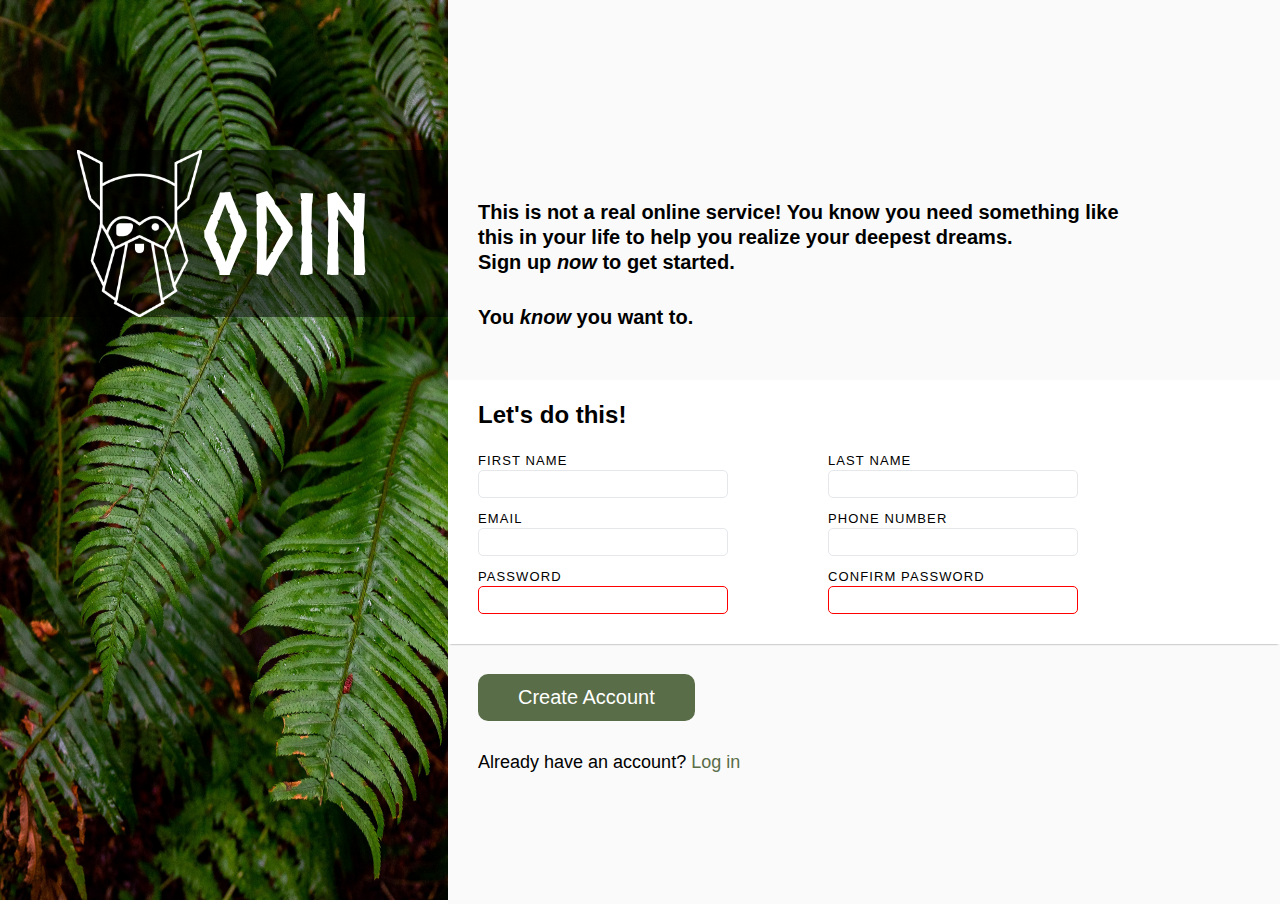
<file: index.html>
<!DOCTYPE html>
<html lang="en">
<head>
    <link rel="stylesheet" href="style.css">
    <meta charset="UTF-8">
    <meta name="viewport" content="width=device-width, initial-scale=1.0">
    <title>Sign-up Form</title>
</head>
<body>
    <div class="container">
        <div class="left">
            <img src="images/bg.jpg" alt="leaves background" class="background">
            <div class="logo">
                <img src="images/odin-logo.png" alt="The Odin Project Logo" class="odin-logo">
                <h1>ODIN</h1>
            </div>
        </div> 
        
        <div class="right">
            <div class="info">
                <div class="message">This is not a real online service! You know you need something like this in your life to help you realize your deepest dreams.</div>
                <div class="message2">Sign up <i>now</i> to get started.</div>
                <div class="message3">You <i>know</i> you want to.</div>
            </div>
            
            <form action="/welcome.html" method="post" class="form-start">
                <div class="second">
                    <h2 class="message4">Let's do this!</h2>
                    <div class="form-main-div">
                        <div class="form-divs">
                            <div class="form-div">
                                <label for="first-name">FIRST NAME</label>
                                <br>
                                <input type="text" id="first-name" name="first-name" required>
                            </div>
                            <div class="form-div">
                                <label for="email">EMAIL</label>
                                <br>
                                <input type="email" id="email" name="email" required>
                            </div>
                            <div class="form-div">
                                <label for="password">PASSWORD</label>
                                <br>
                                <input type="password" id="password" name="password" required>
                                <p></p>
                            </div>
                        </div>
                        <div class="form-divs">
                            <div class="form-div">
                                <label for="last-name">LAST NAME</label>
                                <br>
                                <input type="text" id="last-name" name="last-name" required>
                            </div>
                            <div class="form-div">
                                <label for="phone-number">PHONE NUMBER</label>
                                <br>
                                <input type="tel" id="phone-number" name="phone-number" maxlength="11" required>
                            </div>
                            <div class="form-div">
                                <label for="confirm-password">CONFIRM PASSWORD</label>
                                <br>
                                <input type="password" id="confirm-password" name="confirm-password" required>
                            </div>
                        </div>
                    </div>      
                </div>
                <button type="submit" >Create Account</button>
            </form>
            <div class="hyperlink">
                <div>Already have an account? <a href="#">Log in</a></div>
            </div>
        </div>
    </div>
    <script src="script.js"></script>
</body>
</html>
</file>
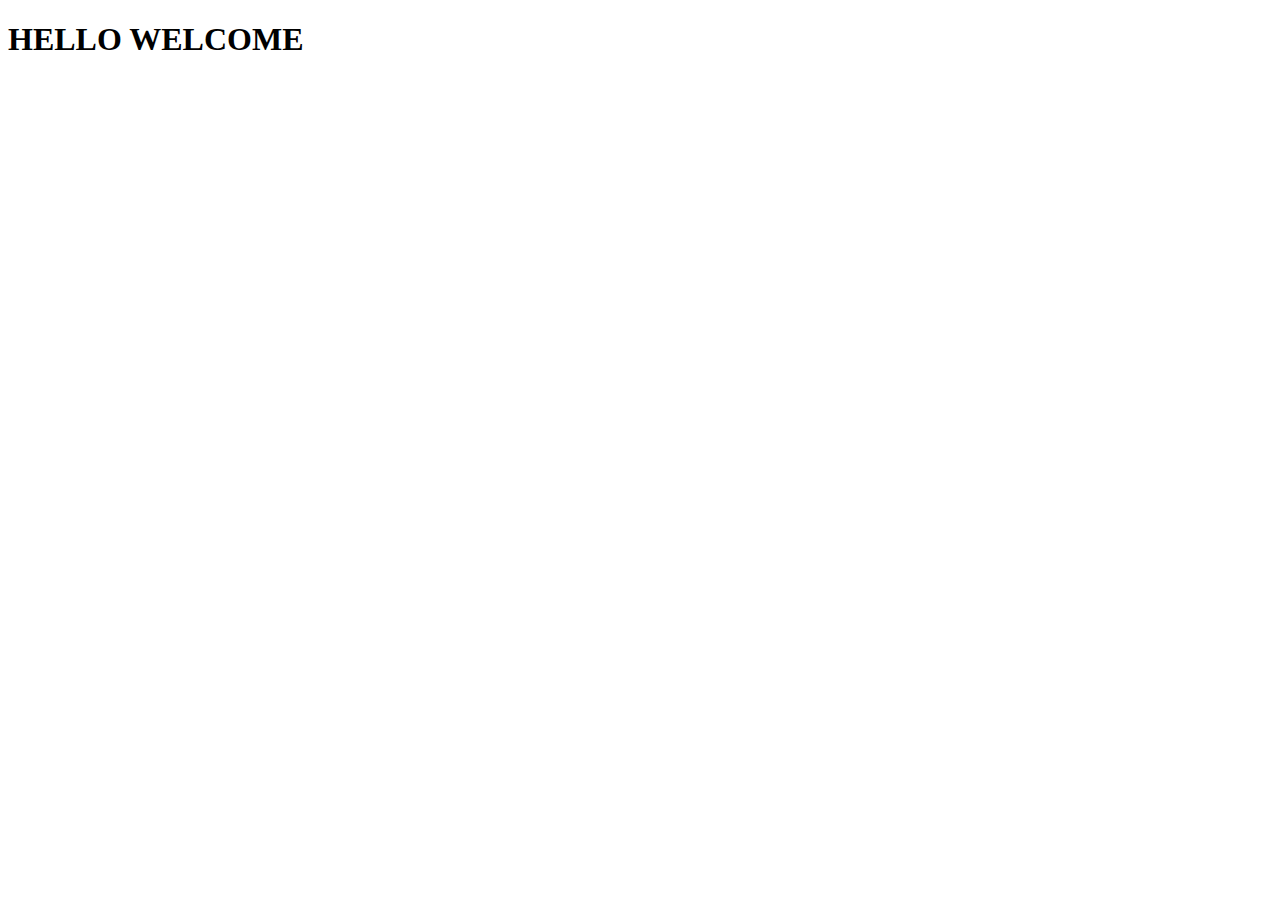
<file: welcome.html>
<!DOCTYPE html>
<html lang="en">
<head>
    <meta charset="UTF-8">
    <meta name="viewport" content="width=device-width, initial-scale=1.0">
    <title>Log in Success</title>
</head>
<body>
    <h1>HELLO WELCOME</h1>
    
</body>
</html>
</file>
<file: style.css>
@import url('https://fonts.googleapis.com/css2?family=Barlow+Semi+Condensed:ital,wght@0,700;1,600&family=Hanken+Grotesk:wght@500;700;800&family=Outfit:wght@400;700&family=Roboto:wght@500&display=swap');
@font-face{
    font-family: "Norse Bold";
    src: url("font/Norse-Bold.otf") format("opentype")
}

*{
    margin: 0;
    padding: 0;
    box-sizing: border-box;
}

body{
    overflow: hidden;
}

.container{
    display: flex;
    flex-direction: row;
    position: relative

}

.background{
    width: 35vw;
    height: 100vh;
    z-index: 1;
    
}

.logo{
    position: absolute;
   top: 0;
   left: 0;
   z-index: 2;
   color: white;
   display: flex;
   align-items: center;
   justify-content: center;
   margin-top: 150px;
   background-color: rgba(0, 0, 0, 0.5);
   width: 35vw;
   
}
.odin-logo{
    width: 125px;
}

.odin-logo, h1{
    font-family: "Norse Bold", sans-serif;
    font-size: 7em;
}

.right{
    line-height: 1.25;
    background-color: #fafafa;
}

.info{
    margin: 0px 150px 50px 30px;
    font-family: sans-serif;
    font-size: 20px;
    font-weight: bold;
    margin-top: 200px;
    background-image: #596D48 
}

.message2{
    margin-bottom: 30px;
}

.message4{
    margin-left: 30px;
    margin-bottom: 20px;
    font-family: sans-serif;
    
}


.second{
    padding: 20px 0px;
    background-color: white;
    box-shadow: 0 2px 2px -2px gray;
}
.form-main-div{
    display: flex;
    margin-left: 30px;
    gap: 100px; 
     
}
.form-div{
    margin-bottom: 10px
}

label{
    font-family: sans-serif;
    letter-spacing: 1.1px;
    font-size: 13px;
    font-style: bolder;
    
}

input{
    width: 250px;
    height: 28px;
    border: 1px solid #E5E7EB;
    border-radius: 5px;
    
}

input:focus{
    transition: .1s;
    border: 1px solid rgb(36, 36, 167);
    box-shadow: 0 5px 4px 1px gray;
}

#password:invalid{
    border: 1px solid red;
}

#confirm-password:invalid{
    border: 1px solid red;
}

p{
    color: red;
    font-size: 14px;
}

button{
    margin: 30px;
    padding: 12px 40px;
    border-radius: 10px;
    border: none;
    font-size: 20px;
    background-color: #596D48;
    margin-bottom: 30px;
    color: white;
    font-style: bolder;
}

button:disabled{
    opacity: .5
}

.hyperlink{
    margin-left: 30px;
    font-size: 18px;
    font-family: sans-serif;
}

a{
    text-decoration: none;
    color: #596D48;
    font-style: bolder;
}
</file>
